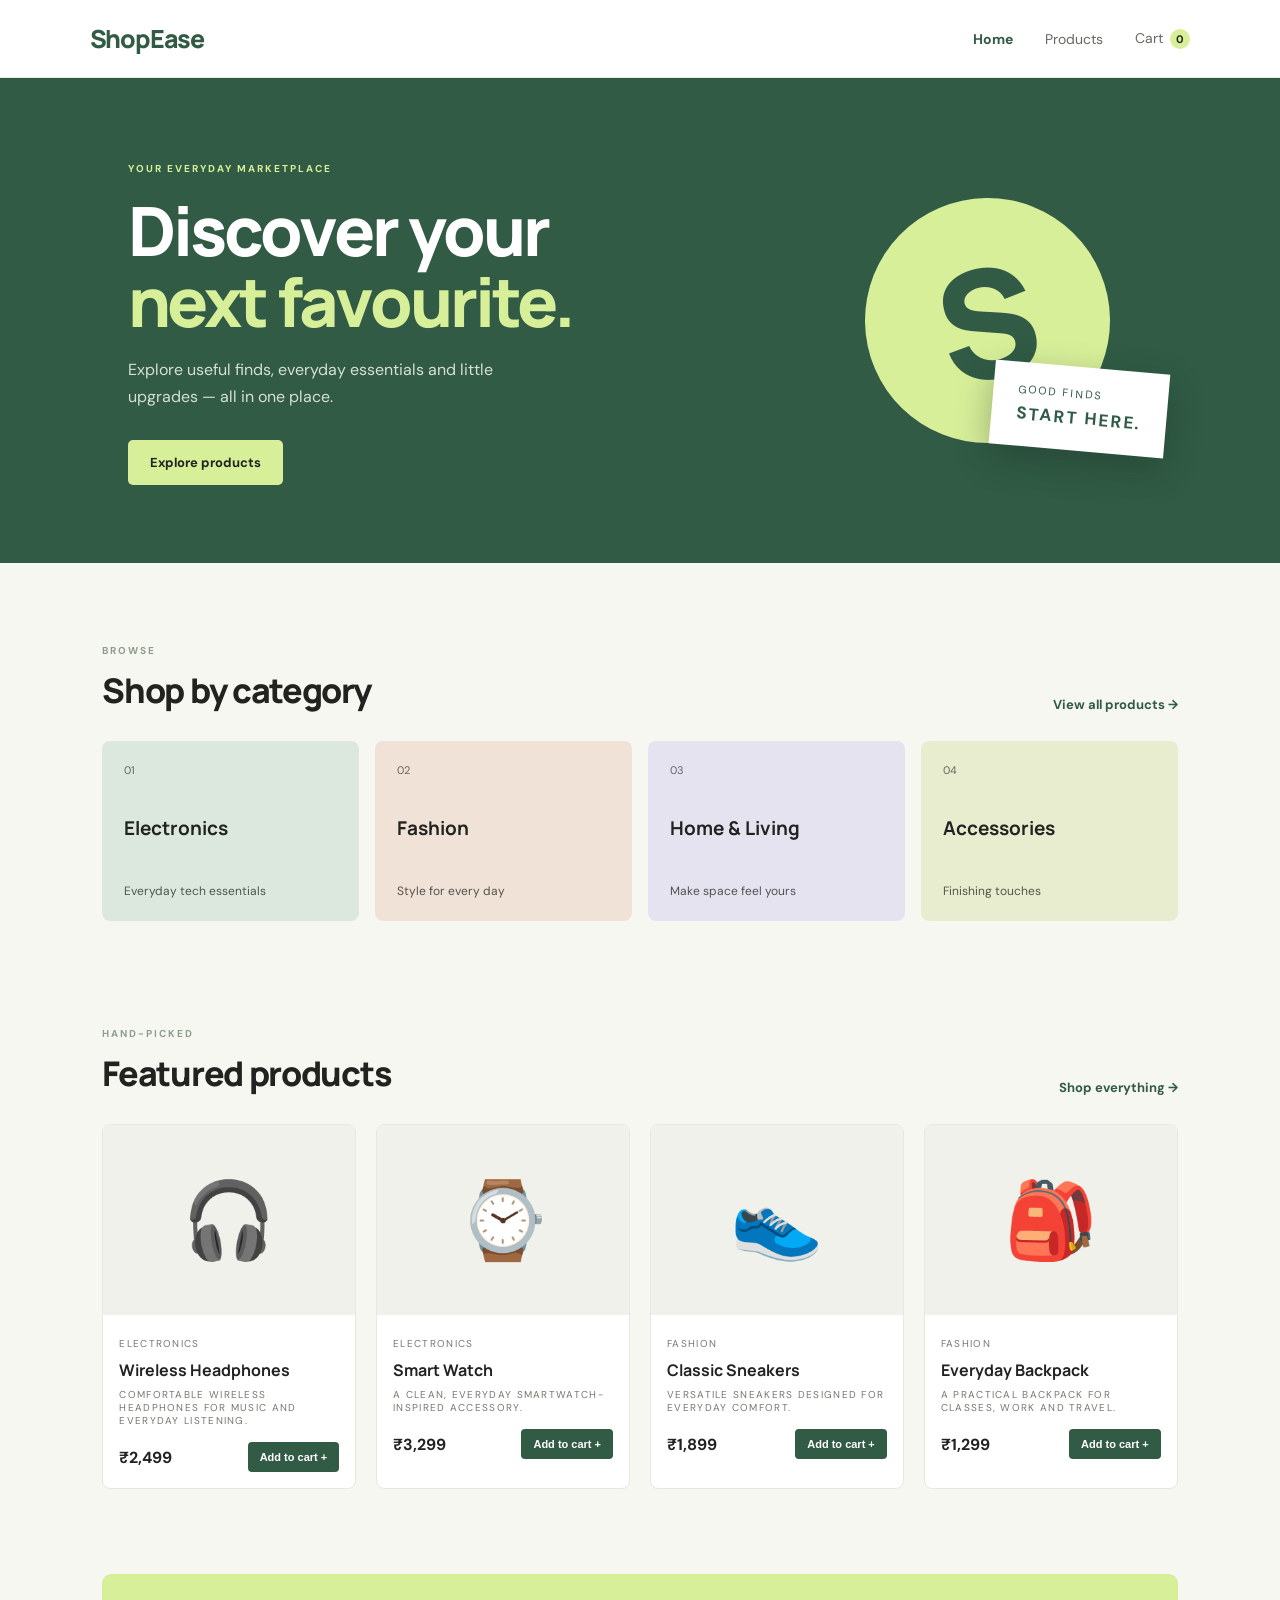
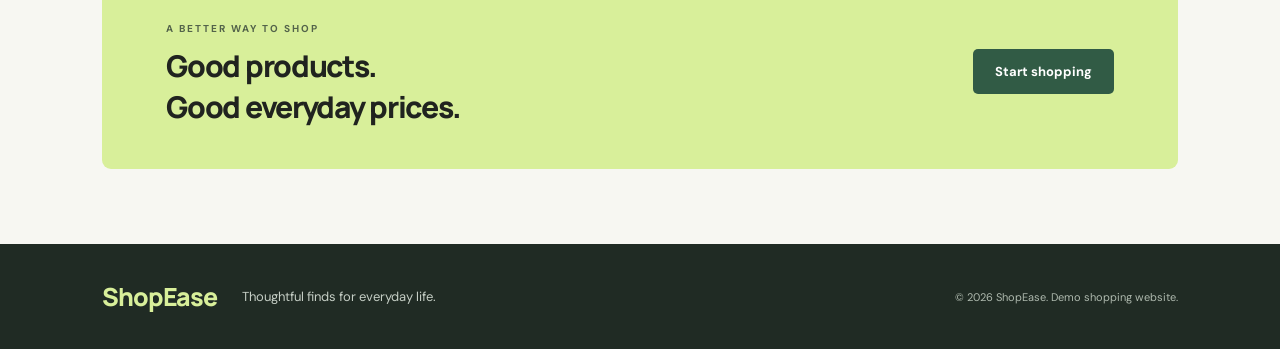
<file: index.html>
<!DOCTYPE html>
<html lang="en">
<head>
  <meta charset="UTF-8"><meta name="viewport" content="width=device-width, initial-scale=1.0">
  <title>ShopEase | Home</title><link rel="stylesheet" href="style.css">
</head>
<body>
  <header class="site-header">
    <a class="logo" href="index.html">ShopEase</a>
    <nav><a class="active" href="index.html">Home</a><a href="products.html">Products</a><a href="cart.html">Cart <span class="cart-count">0</span></a></nav>
  </header>
  <main>
    <section class="hero"><div class="hero-content"><span class="eyebrow">YOUR EVERYDAY MARKETPLACE</span><h1>Discover your<br><span>next favourite.</span></h1><p>Explore useful finds, everyday essentials and little upgrades — all in one place.</p><a class="btn btn-light" href="products.html">Explore products</a></div><div class="hero-art"><div class="art-circle">S</div><div class="art-card">GOOD FINDS<br><strong>START HERE.</strong></div></div></section>
    <section class="section"><div class="section-heading"><div><span class="eyebrow">BROWSE</span><h2>Shop by category</h2></div><a class="text-link" href="products.html">View all products →</a></div>
      <div class="category-grid">
        <a class="category-card cat-tech" href="products.html?category=Electronics"><span>01</span><h3>Electronics</h3><p>Everyday tech essentials</p></a>
        <a class="category-card cat-fashion" href="products.html?category=Fashion"><span>02</span><h3>Fashion</h3><p>Style for every day</p></a>
        <a class="category-card cat-home" href="products.html?category=Home"><span>03</span><h3>Home & Living</h3><p>Make space feel yours</p></a>
        <a class="category-card cat-accessories" href="products.html?category=Accessories"><span>04</span><h3>Accessories</h3><p>Finishing touches</p></a>
      </div>
    </section>
    <section class="section featured-section"><div class="section-heading"><div><span class="eyebrow">HAND-PICKED</span><h2>Featured products</h2></div><a class="text-link" href="products.html">Shop everything →</a></div><div id="featured-products" class="product-grid"></div></section>
    <section class="promo"><div><span class="eyebrow">A BETTER WAY TO SHOP</span><h2>Good products.<br>Good everyday prices.</h2></div><a class="btn btn-dark" href="products.html">Start shopping</a></section>
  </main>
  <footer><a class="logo" href="index.html">ShopEase</a><p>Thoughtful finds for everyday life.</p><small>© 2026 ShopEase. Demo shopping website.</small></footer>
  <script src="script.js"></script>
</body></html>
</file>
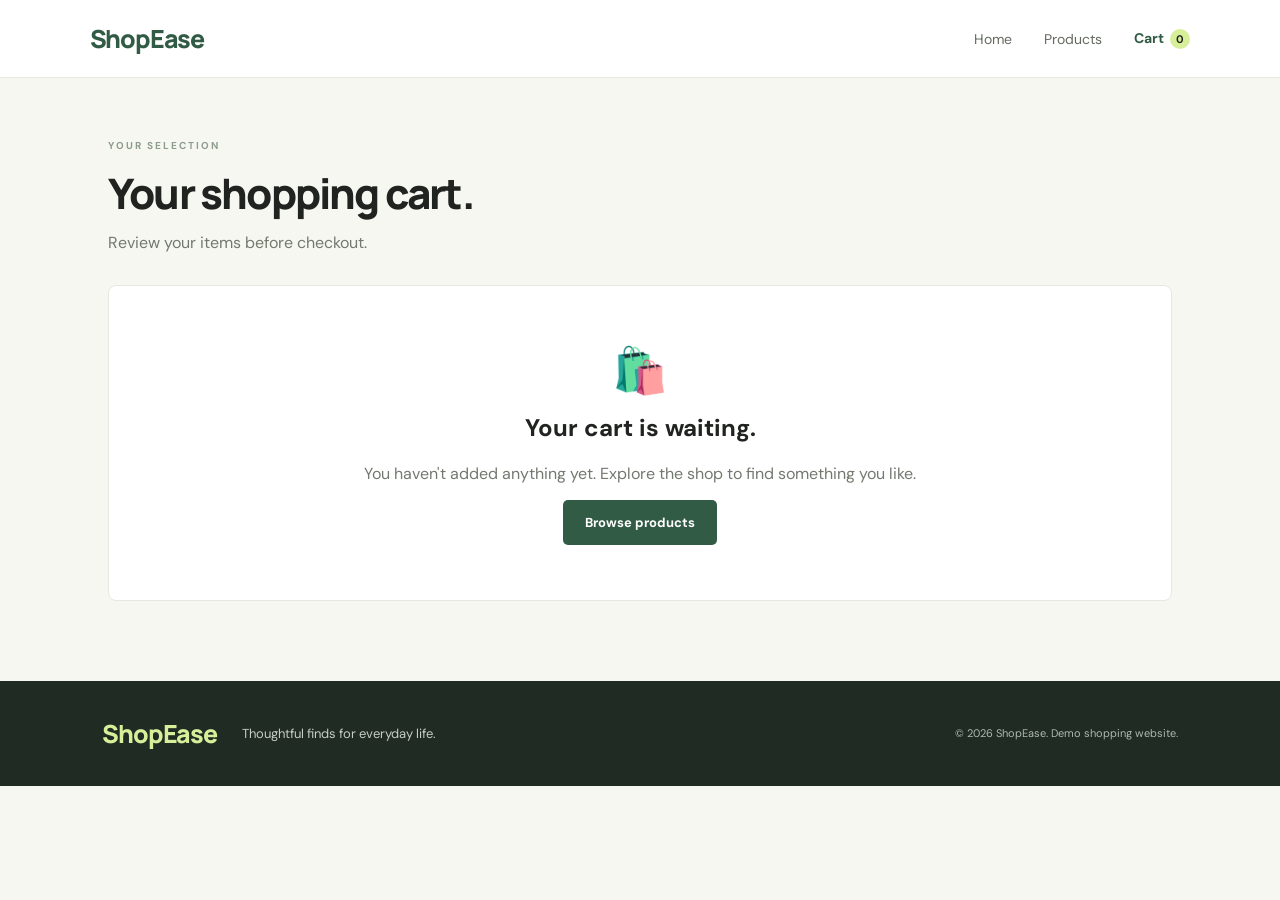
<file: cart.html>
<!DOCTYPE html>
<html lang="en"><head><meta charset="UTF-8"><meta name="viewport" content="width=device-width, initial-scale=1.0"><title>ShopEase | Your Cart</title><link rel="stylesheet" href="style.css"></head>
<body><header class="site-header"><a class="logo" href="index.html">ShopEase</a><nav><a href="index.html">Home</a><a href="products.html">Products</a><a class="active" href="cart.html">Cart <span class="cart-count">0</span></a></nav></header>
<main class="page-wrap"><div class="page-title"><span class="eyebrow">YOUR SELECTION</span><h1>Your shopping cart.</h1><p>Review your items before checkout.</p></div><div id="cart-content"></div></main>
<footer><a class="logo" href="index.html">ShopEase</a><p>Thoughtful finds for everyday life.</p><small>© 2026 ShopEase. Demo shopping website.</small></footer><script src="script.js"></script></body></html>
</file>
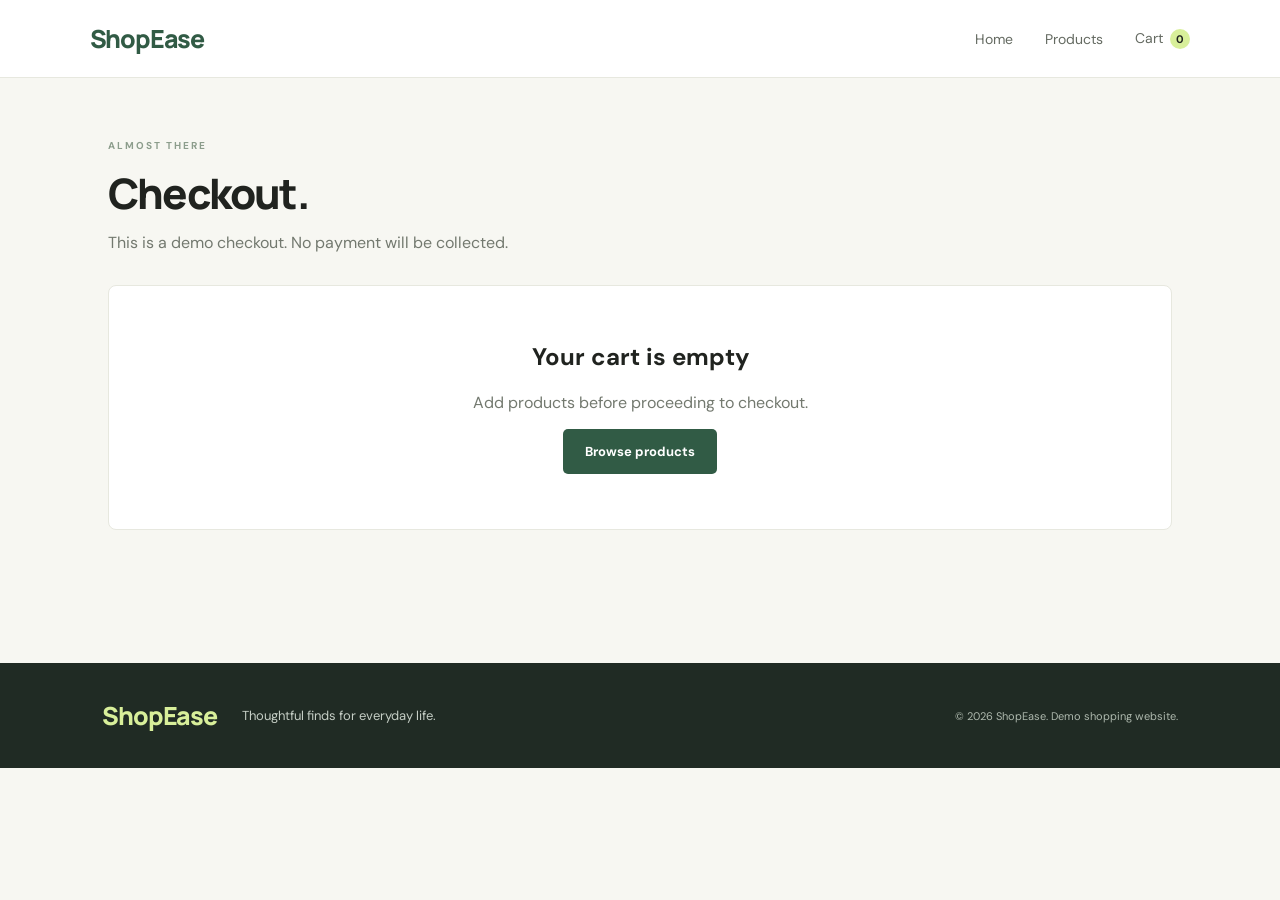
<file: checkout.html>
<!DOCTYPE html>
<html lang="en"><head><meta charset="UTF-8"><meta name="viewport" content="width=device-width, initial-scale=1.0"><title>ShopEase | Checkout</title><link rel="stylesheet" href="style.css"></head>
<body><header class="site-header"><a class="logo" href="index.html">ShopEase</a><nav><a href="index.html">Home</a><a href="products.html">Products</a><a href="cart.html">Cart <span class="cart-count">0</span></a></nav></header>
<main class="page-wrap"><div class="page-title"><span class="eyebrow">ALMOST THERE</span><h1>Checkout.</h1><p>This is a demo checkout. No payment will be collected.</p></div><div id="checkout-content"></div></main>
<footer><a class="logo" href="index.html">ShopEase</a><p>Thoughtful finds for everyday life.</p><small>© 2026 ShopEase. Demo shopping website.</small></footer><script src="script.js"></script></body></html>
</file>
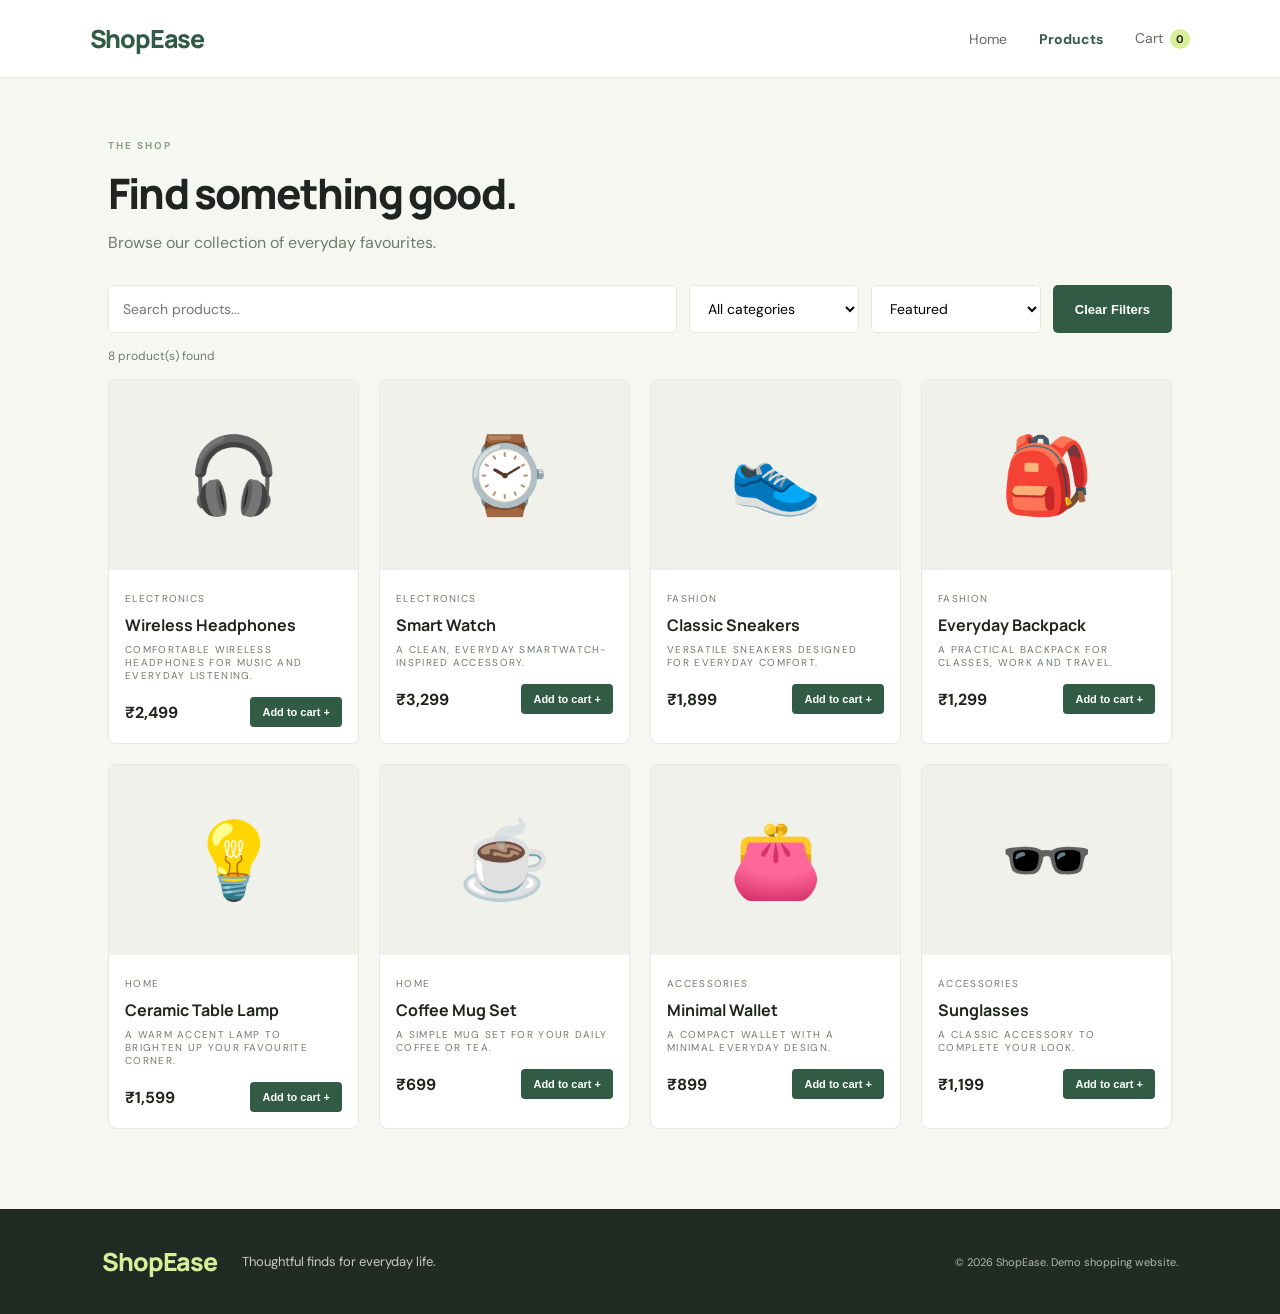
<file: products.html>
<!DOCTYPE html>
<html lang="en">
<head>
    <meta charset="UTF-8">
    <meta name="viewport" content="width=device-width, initial-scale=1.0">
    <title>ShopEase | Products</title>
    <link rel="stylesheet" href="style.css">
</head>
    

<body>

<header class="site-header">
    <a class="logo" href="index.html">ShopEase</a>

    <nav>
        <a href="index.html">Home</a>
        <a class="active" href="products.html">Products</a>
        <a href="cart.html">
            Cart <span class="cart-count">0</span>
        </a>
    </nav>
</header>

<main class="page-wrap">

    <div class="page-title">
        <span class="eyebrow">THE SHOP</span>
        <h1>Find something good.</h1>
        <p>Browse our collection of everyday favourites.</p>
    </div>

    <!-- Product Search and Filter Section -->
    <div class="shop-toolbar">

        <input
            id="search-input"
            type="search"
            placeholder="Search products..."
            aria-label="Search products"
        >

        <select id="category-filter" aria-label="Filter by category">
            <option value="All">All categories</option>
            <option>Electronics</option>
            <option>Fashion</option>
            <option>Home</option>
            <option>Accessories</option>
        </select>

        <select id="sort-filter" aria-label="Sort products">
            <option value="featured">Featured</option>
            <option value="low">Price: low to high</option>
            <option value="high">Price: high to low</option>
            <option value="name">Name: A to Z</option>
        </select>

        <!-- New Clear Filters Button -->
        <button
            type="button"
            id="clear-filters"
            class="btn btn-dark"
        >
            Clear Filters
        </button>

    </div>

    <p id="result-count" class="result-count"></p>

    <div id="all-products" class="product-grid"></div>

</main>

<footer>
    <a class="logo" href="index.html">ShopEase</a>
    <p>Thoughtful finds for everyday life.</p>
    <small>© 2026 ShopEase. Demo shopping website.</small>
</footer>

<script src="script.js"></script>

</body>
</html>
</file>
<file: style.css>
@import url('https://fonts.googleapis.com/css2?family=DM+Sans:wght@400;500;600;700&family=Manrope:wght@400;500;600;700;800&display=swap');
:root{--ink:#20231f;--muted:#73796f;--paper:#f7f7f2;--green:#315b45;--lime:#d8ef9a;--line:#e7e8df;--white:#fff}
*{box-sizing:border-box}body{margin:0;background:var(--paper);color:var(--ink);font-family:'DM Sans',Arial,sans-serif}a{color:inherit;text-decoration:none}.site-header{height:78px;padding:0 7%;display:flex;align-items:center;justify-content:space-between;background:#fff;border-bottom:1px solid var(--line)}.logo{font:800 25px 'Manrope',sans-serif;letter-spacing:-1.2px;color:var(--green)}nav{display:flex;gap:32px;align-items:center}nav a{font-size:14px;color:#646a61}nav a:hover,nav a.active{color:var(--green);font-weight:700}.cart-count{display:inline-grid;place-items:center;min-width:20px;height:20px;padding:0 5px;background:var(--lime);border-radius:20px;color:var(--ink);font-size:11px;font-weight:700;margin-left:3px}.hero{min-height:485px;background:var(--green);color:#fff;padding:70px 10%;display:flex;align-items:center;justify-content:space-between;overflow:hidden}.hero-content{max-width:570px}.eyebrow{font-size:10px;letter-spacing:2px;font-weight:700;color:#8c9d8c}.hero .eyebrow{color:var(--lime)}h1,h2,h3,p{margin-top:0}.hero h1{font:800 clamp(42px,6vw,68px)/1.05 'Manrope',sans-serif;letter-spacing:-3px;margin:18px 0}.hero h1 span{color:var(--lime)}.hero p{color:#d7e0d8;max-width:430px;line-height:1.7;margin-bottom:30px}.btn{display:inline-block;padding:14px 22px;border-radius:5px;font-weight:700;font-size:13px;border:0;cursor:pointer}.btn-light{background:var(--lime);color:var(--ink)}.btn-dark{background:var(--green);color:#fff}.hero-art{width:330px;height:300px;position:relative;display:grid;place-items:center}.art-circle{width:245px;height:245px;border-radius:50%;background:var(--lime);color:var(--green);display:grid;place-items:center;font:800 150px 'Manrope';transform:rotate(-12deg)}.art-card{position:absolute;right:-15px;bottom:20px;background:#fff;color:var(--green);padding:18px 25px;box-shadow:0 12px 35px #14291d55;font-size:11px;letter-spacing:2px;line-height:1.7;transform:rotate(5deg)}.art-card strong{font-size:17px}.section{padding:75px 8%}.section-heading{display:flex;justify-content:space-between;align-items:end;margin-bottom:28px}.section h2,.promo h2{font:800 34px 'Manrope';letter-spacing:-1.3px;margin:8px 0 0}.text-link{font-size:13px;font-weight:700;color:var(--green)}.category-grid{display:grid;grid-template-columns:repeat(4,1fr);gap:16px}.category-card{min-height:180px;padding:22px;border-radius:8px;display:flex;flex-direction:column;justify-content:space-between;transition:transform .2s}.category-card:hover{transform:translateY(-4px)}.category-card span{font-size:11px;opacity:.65}.category-card h3{font:700 19px 'Manrope';margin:0 0 5px}.category-card p{font-size:12px;margin:0;opacity:.75}.cat-tech{background:#dce8de}.cat-fashion{background:#f0e2d7}.cat-home{background:#e5e3f0}.cat-accessories{background:#e9edcf}.featured-section{padding-top:25px}.product-grid{display:grid;grid-template-columns:repeat(4,1fr);gap:20px}.product-card{background:#fff;border:1px solid var(--line);border-radius:8px;overflow:hidden;transition:transform .2s,box-shadow .2s}.product-card:hover{transform:translateY(-4px);box-shadow:0 12px 28px #1d2d1b12}.product-image{height:190px;background:#f0f1eb;display:grid;place-items:center;font-size:75px}.product-info{padding:16px}.product-category{font-size:10px;letter-spacing:1.3px;text-transform:uppercase;color:var(--muted)}.product-info h3{font:700 16px 'Manrope';margin:7px 0}.product-bottom{display:flex;justify-content:space-between;align-items:center;margin-top:15px}.price{font-weight:700}.add-btn{background:var(--green);color:#fff;border:0;border-radius:4px;padding:9px 12px;font-size:11px;font-weight:700;cursor:pointer}.add-btn:hover,.btn:hover{opacity:.88}.promo{margin:10px 8% 75px;padding:42px 5%;background:var(--lime);border-radius:9px;display:flex;align-items:center;justify-content:space-between}.promo .eyebrow{color:#53634a}.promo h2{font-size:30px}footer{background:#202b24;color:#fff;padding:35px 8%;display:flex;align-items:center;gap:25px;flex-wrap:wrap}footer .logo{color:var(--lime)}footer p{color:#c5cec5;margin:0;font-size:13px}footer small{margin-left:auto;color:#aeb9ae;font-size:11px}.page-wrap{max-width:1120px;margin:auto;padding:55px 28px 80px;min-height:65vh}.page-title{margin-bottom:32px}.page-title h1{font:800 42px 'Manrope';letter-spacing:-1.8px;margin:10px 0}.page-title p{color:var(--muted)}.shop-toolbar{display:flex;gap:12px;margin-bottom:15px}.shop-toolbar input,.shop-toolbar select,.form-field input,.form-field textarea{padding:13px 14px;border:1px solid var(--line);border-radius:5px;background:#fff;font:14px 'DM Sans';outline:none}.shop-toolbar input{flex:1}.shop-toolbar select{min-width:170px}.result-count{font-size:12px;color:var(--muted);margin:15px 0}.empty-state{padding:55px 20px;text-align:center;background:#fff;border:1px solid var(--line);border-radius:8px}.empty-state .empty-icon{font-size:45px;margin-bottom:12px}.empty-state p{color:var(--muted)}.cart-layout,.checkout-layout{display:grid;grid-template-columns:1.6fr 1fr;gap:25px;align-items:start}.cart-list,.summary,.checkout-form{background:#fff;border:1px solid var(--line);border-radius:8px;padding:22px}.cart-row{display:grid;grid-template-columns:75px 1fr auto;gap:15px;align-items:center;padding:14px 0;border-bottom:1px solid var(--line)}.cart-row:last-child{border:0}.cart-thumb{height:70px;background:#f0f1eb;border-radius:5px;display:grid;place-items:center;font-size:34px}.cart-row h3{font:700 14px 'Manrope';margin:0 0 5px}.cart-row small{color:var(--muted)}.quantity{display:flex;align-items:center;gap:9px;margin-top:8px}.quantity button,.remove-btn{border:1px solid var(--line);background:#fff;border-radius:4px;padding:4px 9px;cursor:pointer}.remove-btn{color:#a33;font-size:11px;margin-top:8px}.summary h3{font:700 18px 'Manrope'}.summary-line{display:flex;justify-content:space-between;margin:15px 0;font-size:13px;color:#62685f}.summary-total{border-top:1px solid var(--line);padding-top:15px;font-weight:700;color:var(--ink);font-size:16px}.summary .btn{width:100%;text-align:center;margin-top:12px}.checkout-form h2{font:700 19px 'Manrope'}.form-field{display:flex;flex-direction:column;gap:7px;margin:15px 0}.form-field label{font-size:12px;font-weight:700}.form-field textarea{min-height:85px;resize:vertical}.notice{padding:12px;background:#f0f5e8;border-radius:5px;font-size:12px;color:#53634a;line-height:1.5}.success-box{text-align:center;background:#fff;border:1px solid var(--line);border-radius:8px;padding:55px 20px}.success-box .check{font-size:50px}.success-box h2{font:800 28px 'Manrope'}.success-box p{color:var(--muted);line-height:1.6}
@media(max-width:800px){.hero{padding:55px 7%}.hero-art{width:220px;transform:scale(.8)}.category-grid,.product-grid{grid-template-columns:repeat(2,1fr)}.cart-layout,.checkout-layout{grid-template-columns:1fr}.section{padding:55px 6%}.promo{margin:10px 6% 55px}}@media(max-width:540px){.site-header{padding:0 5%;height:68px}nav{gap:13px}nav a{font-size:12px}.logo{font-size:22px}.hero{min-height:420px}.hero-art{display:none}.hero h1{font-size:48px}.section-heading{align-items:start;gap:12px;flex-direction:column}.category-grid,.product-grid{grid-template-columns:1fr 1fr;gap:11px}.product-image{height:135px;font-size:55px}.product-info{padding:11px}.product-info h3{font-size:13px}.shop-toolbar{flex-wrap:wrap}.shop-toolbar input{flex-basis:100%}.shop-toolbar select{flex:1;min-width:0}.page-title h1{font-size:34px}.promo{align-items:start;gap:20px;flex-direction:column}footer small{margin-left:0;width:100%}.cart-row{grid-template-columns:58px 1fr auto;gap:9px}.cart-thumb{height:58px}}
</file>
